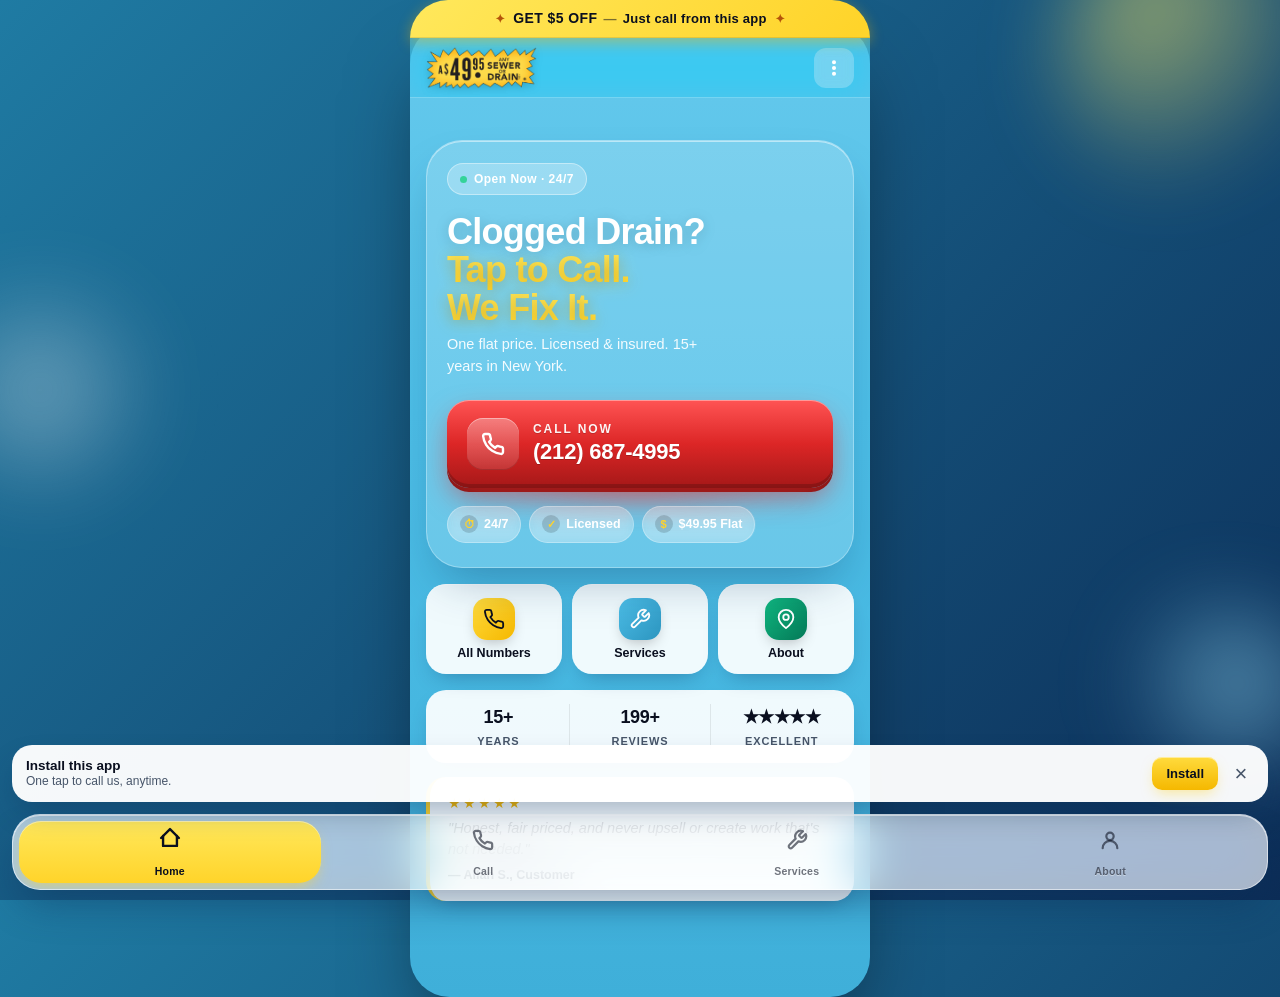
<file: index.html>
<!DOCTYPE html>
<html lang="en">
<head>
    <meta charset="UTF-8" />
    <meta name="viewport" content="width=device-width, initial-scale=1.0, viewport-fit=cover, maximum-scale=5.0, user-scalable=no" />
    <meta name="theme-color" content="#FFD42A" />
    <meta name="apple-mobile-web-app-capable" content="yes" />
    <meta name="apple-mobile-web-app-status-bar-style" content="black-translucent" />
    <meta name="apple-mobile-web-app-title" content="A $49.95" />
    <meta name="mobile-web-app-capable" content="yes" />
    <meta name="format-detection" content="telephone=yes" />

    <title>A $49.95 Any Sewer or Drain</title>
    <meta name="description" content="Tap to call. $49.95 sewer & drain cleaning. 24/7. NYC, Brooklyn, Queens, Nassau, Suffolk." />

    <link rel="manifest" href="manifest.webmanifest" />
    <link rel="icon" type="image/svg+xml" href="icons/favicon.svg" />
    <link rel="apple-touch-icon" href="icons/apple-touch-icon.png" />
    <link rel="stylesheet" href="styles.css" />
</head>
<body>

    <!-- ============================================================
         SPLASH SCREEN (shown on app launch, fades out)
         ============================================================ -->
    <div id="splash" class="splash">
        <div class="splash-burst">
            <img src="icons/a4995-logo.webp" alt="A $49.95 Any Sewer or Drain" class="splash-logo" />
        </div>
        <div class="splash-tag">24/7 SERVICE &middot; LICENSED &middot; INSURED</div>
        <div class="splash-loader"><span></span><span></span><span></span></div>
    </div>

    <!-- ============================================================
         APP SHELL
         ============================================================ -->
    <div class="app" id="app" aria-hidden="false">

        <!-- Floating decorative blobs (3D depth) -->
        <div class="blob blob-1" aria-hidden="true"></div>
        <div class="blob blob-2" aria-hidden="true"></div>
        <div class="blob blob-3" aria-hidden="true"></div>

        <!-- ----- Promo Bar (announcement) ----- -->
        <a href="tel:+12126874995" class="promo-bar" data-region="NYC-promo" aria-label="Get $5 off — Just call from this app">
            <span class="promo-bar-spark" aria-hidden="true">✦</span>
            <span class="promo-bar-text">
                <strong>GET&nbsp;$5&nbsp;OFF</strong>
                <span class="promo-bar-sep">—</span>
                <span class="promo-bar-msg">Just call from this app</span>
            </span>
            <span class="promo-bar-spark" aria-hidden="true">✦</span>
        </a>

        <!-- ----- Top App Bar ----- -->
        <header class="appbar">
            <div class="appbar-logo">
                <img src="icons/a4995-logo.webp" alt="A $49.95" class="appbar-logo-svg" />
            </div>
            <button class="appbar-action" id="open-menu" aria-label="Open menu">
                <svg viewBox="0 0 24 24" fill="none" stroke="currentColor" stroke-width="2.5" stroke-linecap="round">
                    <circle cx="12" cy="5" r="1.2" fill="currentColor"/>
                    <circle cx="12" cy="12" r="1.2" fill="currentColor"/>
                    <circle cx="12" cy="19" r="1.2" fill="currentColor"/>
                </svg>
            </button>
        </header>

        <!-- ============================================================
             SCREENS
             ============================================================ -->
        <main class="screens">

            <!-- ============== HOME SCREEN ============== -->
            <section class="screen screen--active" data-screen="home" id="screen-home">
                <div class="hero-card">
                    <div class="status-pill">
                        <span class="status-dot"></span>
                        <span>Open Now &middot; 24/7</span>
                    </div>

                    <h1 class="hero-title">
                        Clogged Drain?<br />
                        <span class="hero-title-y">Tap to Call.<br/>We Fix It.</span>
                    </h1>

                    <p class="hero-sub">One flat price. Licensed & insured. 15+ years in New York.</p>

                    <!-- 3D primary call button -->
                    <a href="tel:+12126874995" class="call-btn-3d" data-region="NYC">
                        <span class="call-btn-3d-glow" aria-hidden="true"></span>
                        <span class="call-btn-3d-inner">
                            <span class="call-btn-3d-icon">
                                <svg viewBox="0 0 24 24" fill="none" xmlns="http://www.w3.org/2000/svg">
                                    <path d="M22 16.92v3a2 2 0 0 1-2.18 2 19.79 19.79 0 0 1-8.63-3.07 19.5 19.5 0 0 1-6-6 19.79 19.79 0 0 1-3.07-8.67A2 2 0 0 1 4.11 2h3a2 2 0 0 1 2 1.72 12.84 12.84 0 0 0 .7 2.81 2 2 0 0 1-.45 2.11L8.09 9.91a16 16 0 0 0 6 6l1.27-1.27a2 2 0 0 1 2.11-.45 12.84 12.84 0 0 0 2.81.7A2 2 0 0 1 22 16.92z" stroke="currentColor" stroke-width="2.4" stroke-linecap="round" stroke-linejoin="round"/>
                                </svg>
                            </span>
                            <span class="call-btn-3d-text">
                                <span class="call-btn-3d-label">CALL NOW</span>
                                <span class="call-btn-3d-num">(212) 687-4995</span>
                            </span>
                        </span>
                    </a>

                    <div class="quick-badges">
                        <div class="qbadge"><span class="qbadge-icon">⏱</span>24/7</div>
                        <div class="qbadge"><span class="qbadge-icon">✓</span>Licensed</div>
                        <div class="qbadge"><span class="qbadge-icon">$</span>$49.95 Flat</div>
                    </div>
                </div>

                <!-- Quick action tiles -->
                <div class="tile-row">
                    <button class="tile" data-go="call">
                        <div class="tile-icon tile-icon--yellow">
                            <svg viewBox="0 0 24 24" fill="none" stroke="currentColor" stroke-width="2" stroke-linecap="round"><path d="M22 16.92v3a2 2 0 0 1-2.18 2 19.79 19.79 0 0 1-8.63-3.07 19.5 19.5 0 0 1-6-6 19.79 19.79 0 0 1-3.07-8.67A2 2 0 0 1 4.11 2h3a2 2 0 0 1 2 1.72 12.84 12.84 0 0 0 .7 2.81 2 2 0 0 1-.45 2.11L8.09 9.91a16 16 0 0 0 6 6l1.27-1.27a2 2 0 0 1 2.11-.45 12.84 12.84 0 0 0 2.81.7A2 2 0 0 1 22 16.92z"/></svg>
                        </div>
                        <span class="tile-label">All Numbers</span>
                    </button>
                    <button class="tile" data-go="services">
                        <div class="tile-icon tile-icon--blue">
                            <svg viewBox="0 0 24 24" fill="none" stroke="currentColor" stroke-width="2" stroke-linecap="round" stroke-linejoin="round"><path d="M14.7 6.3a1 1 0 0 0 0 1.4l1.6 1.6a1 1 0 0 0 1.4 0l3.77-3.77a6 6 0 0 1-7.94 7.94l-6.91 6.91a2.12 2.12 0 0 1-3-3l6.91-6.91a6 6 0 0 1 7.94-7.94l-3.76 3.76z"/></svg>
                        </div>
                        <span class="tile-label">Services</span>
                    </button>
                    <button class="tile" data-go="about">
                        <div class="tile-icon tile-icon--green">
                            <svg viewBox="0 0 24 24" fill="none" stroke="currentColor" stroke-width="2" stroke-linecap="round" stroke-linejoin="round"><circle cx="12" cy="10" r="3"/><path d="M12 2a8 8 0 0 0-8 8c0 5.4 8 12 8 12s8-6.6 8-12a8 8 0 0 0-8-8z"/></svg>
                        </div>
                        <span class="tile-label">About</span>
                    </button>
                </div>

                <!-- Trust strip -->
                <div class="trust-strip">
                    <div class="trust-stat"><div class="trust-num">15+</div><div class="trust-lbl">Years</div></div>
                    <div class="trust-div"></div>
                    <div class="trust-stat"><div class="trust-num">199+</div><div class="trust-lbl">Reviews</div></div>
                    <div class="trust-div"></div>
                    <div class="trust-stat"><div class="trust-num">★★★★★</div><div class="trust-lbl">Excellent</div></div>
                </div>

                <!-- Testimonial card -->
                <div class="testimonial">
                    <div class="testimonial-stars">★★★★★</div>
                    <p class="testimonial-text">"Honest, fair priced, and never upsell or create work that's not needed."</p>
                    <p class="testimonial-author">— Allan S., Customer</p>
                </div>
            </section>

            <!-- ============== CALL / AREAS SCREEN ============== -->
            <section class="screen" data-screen="call" id="screen-call">
                <div class="screen-head">
                    <h2 class="screen-title">Choose Your Area</h2>
                    <p class="screen-sub">Tap a card — your phone dialer opens instantly.</p>
                </div>

                <div class="area-list">
                    <a href="tel:+12126874995" class="area-card area-card--featured" data-region="NYC">
                        <div class="area-flag area-flag--yellow">NYC</div>
                        <div class="area-info">
                            <div class="area-region">New York City</div>
                            <div class="area-num">(212) 687-4995</div>
                        </div>
                        <div class="area-call-icon">
                            <svg viewBox="0 0 24 24" fill="none" stroke="currentColor" stroke-width="2.4" stroke-linecap="round"><path d="M22 16.92v3a2 2 0 0 1-2.18 2 19.79 19.79 0 0 1-8.63-3.07 19.5 19.5 0 0 1-6-6 19.79 19.79 0 0 1-3.07-8.67A2 2 0 0 1 4.11 2h3a2 2 0 0 1 2 1.72 12.84 12.84 0 0 0 .7 2.81 2 2 0 0 1-.45 2.11L8.09 9.91a16 16 0 0 0 6 6l1.27-1.27a2 2 0 0 1 2.11-.45 12.84 12.84 0 0 0 2.81.7A2 2 0 0 1 22 16.92z"/></svg>
                        </div>
                    </a>

                    <a href="tel:+17188454995" class="area-card" data-region="Boroughs">
                        <div class="area-flag">BK<br/>QN</div>
                        <div class="area-info">
                            <div class="area-region">Brooklyn / Queens</div>
                            <div class="area-num">(718) 845-4995</div>
                        </div>
                        <div class="area-call-icon">
                            <svg viewBox="0 0 24 24" fill="none" stroke="currentColor" stroke-width="2.4" stroke-linecap="round"><path d="M22 16.92v3a2 2 0 0 1-2.18 2 19.79 19.79 0 0 1-8.63-3.07 19.5 19.5 0 0 1-6-6 19.79 19.79 0 0 1-3.07-8.67A2 2 0 0 1 4.11 2h3a2 2 0 0 1 2 1.72 12.84 12.84 0 0 0 .7 2.81 2 2 0 0 1-.45 2.11L8.09 9.91a16 16 0 0 0 6 6l1.27-1.27a2 2 0 0 1 2.11-.45 12.84 12.84 0 0 0 2.81.7A2 2 0 0 1 22 16.92z"/></svg>
                        </div>
                    </a>

                    <a href="tel:+15163544995" class="area-card" data-region="Nassau">
                        <div class="area-flag">NAS</div>
                        <div class="area-info">
                            <div class="area-region">Nassau County</div>
                            <div class="area-num">(516) 354-4995</div>
                        </div>
                        <div class="area-call-icon">
                            <svg viewBox="0 0 24 24" fill="none" stroke="currentColor" stroke-width="2.4" stroke-linecap="round"><path d="M22 16.92v3a2 2 0 0 1-2.18 2 19.79 19.79 0 0 1-8.63-3.07 19.5 19.5 0 0 1-6-6 19.79 19.79 0 0 1-3.07-8.67A2 2 0 0 1 4.11 2h3a2 2 0 0 1 2 1.72 12.84 12.84 0 0 0 .7 2.81 2 2 0 0 1-.45 2.11L8.09 9.91a16 16 0 0 0 6 6l1.27-1.27a2 2 0 0 1 2.11-.45 12.84 12.84 0 0 0 2.81.7A2 2 0 0 1 22 16.92z"/></svg>
                        </div>
                    </a>

                    <a href="tel:+16316984995" class="area-card" data-region="Suffolk">
                        <div class="area-flag">SUF</div>
                        <div class="area-info">
                            <div class="area-region">Suffolk County</div>
                            <div class="area-num">(631) 698-4995</div>
                        </div>
                        <div class="area-call-icon">
                            <svg viewBox="0 0 24 24" fill="none" stroke="currentColor" stroke-width="2.4" stroke-linecap="round"><path d="M22 16.92v3a2 2 0 0 1-2.18 2 19.79 19.79 0 0 1-8.63-3.07 19.5 19.5 0 0 1-6-6 19.79 19.79 0 0 1-3.07-8.67A2 2 0 0 1 4.11 2h3a2 2 0 0 1 2 1.72 12.84 12.84 0 0 0 .7 2.81 2 2 0 0 1-.45 2.11L8.09 9.91a16 16 0 0 0 6 6l1.27-1.27a2 2 0 0 1 2.11-.45 12.84 12.84 0 0 0 2.81.7A2 2 0 0 1 22 16.92z"/></svg>
                        </div>
                    </a>

                    <a href="tel:+18887294995" class="area-card area-card--toll" data-region="TollFree">
                        <div class="area-flag area-flag--red">1-888</div>
                        <div class="area-info">
                            <div class="area-region">Toll-Free (Anywhere)</div>
                            <div class="area-num">(888) PAY-4995</div>
                        </div>
                        <div class="area-call-icon">
                            <svg viewBox="0 0 24 24" fill="none" stroke="currentColor" stroke-width="2.4" stroke-linecap="round"><path d="M22 16.92v3a2 2 0 0 1-2.18 2 19.79 19.79 0 0 1-8.63-3.07 19.5 19.5 0 0 1-6-6 19.79 19.79 0 0 1-3.07-8.67A2 2 0 0 1 4.11 2h3a2 2 0 0 1 2 1.72 12.84 12.84 0 0 0 .7 2.81 2 2 0 0 1-.45 2.11L8.09 9.91a16 16 0 0 0 6 6l1.27-1.27a2 2 0 0 1 2.11-.45 12.84 12.84 0 0 0 2.81.7A2 2 0 0 1 22 16.92z"/></svg>
                        </div>
                    </a>
                </div>
            </section>

            <!-- ============== SERVICES SCREEN ============== -->
            <section class="screen" data-screen="services" id="screen-services">
                <div class="screen-head">
                    <h2 class="screen-title">Our Services</h2>
                    <p class="screen-sub">Any sewer, any drain — one price.</p>
                </div>

                <div class="svc-grid">
                    <div class="svc-card" data-svc="sewer-clog">
                        <div class="svc-icon">🚿</div>
                        <div class="svc-name">Sewer Clog</div>
                    </div>
                    <div class="svc-card" data-svc="storm">
                        <div class="svc-icon">⛈</div>
                        <div class="svc-name">Storm Sewer</div>
                    </div>
                    <div class="svc-card" data-svc="yard">
                        <div class="svc-icon">🌳</div>
                        <div class="svc-name">Yard Drain</div>
                    </div>
                    <div class="svc-card" data-svc="backup">
                        <div class="svc-icon">⚠️</div>
                        <div class="svc-name">Sewer Backup</div>
                    </div>
                    <div class="svc-card" data-svc="leak">
                        <div class="svc-icon">💧</div>
                        <div class="svc-name">Drain Leaks</div>
                    </div>
                    <div class="svc-card" data-svc="sink">
                        <div class="svc-icon">🚰</div>
                        <div class="svc-name">Sink Clog</div>
                    </div>
                    <div class="svc-card" data-svc="shower">
                        <div class="svc-icon">🛁</div>
                        <div class="svc-name">Shower Block</div>
                    </div>
                    <div class="svc-card" data-svc="leader">
                        <div class="svc-icon">🪣</div>
                        <div class="svc-name">Leader Drain</div>
                    </div>
                    <div class="svc-card" data-svc="toilet">
                        <div class="svc-icon">🚽</div>
                        <div class="svc-name">Toilet Backup</div>
                    </div>
                </div>

                <div class="info-banner">
                    <div class="info-banner-icon">💡</div>
                    <div>
                        <strong>Pro Tip:</strong> Have your main sewer cleaned once a year to prevent tree-root damage. Ask about our maintenance contract — <em>save 50%</em>.
                    </div>
                </div>

                <a href="tel:+12126874995" class="cta-mini" data-region="NYC-from-services">
                    Get a Quote — Call Now
                </a>
            </section>

            <!-- ============== ABOUT SCREEN ============== -->
            <section class="screen" data-screen="about" id="screen-about">
                <div class="screen-head">
                    <h2 class="screen-title">About Us</h2>
                    <p class="screen-sub">15+ years serving New York.</p>
                </div>

                <div class="about-hero">
                    <div class="about-hero-burst">
                        <img src="icons/a4995-logo.webp" alt="A $49.95" class="about-hero-logo" />
                    </div>
                    <p class="about-text">
                        A $49.95 Any Sewer or Drain is the leading provider of sewer & drain cleaning in
                        Brooklyn, Queens, Nassau, and Suffolk counties. Our courteous call-center is staffed
                        by friendly professionals, and a fleet of trucks is ready to roll whenever you need us.
                        We started the low-price trend — don't be fooled by imitators.
                    </p>
                </div>

                <div class="info-list">
                    <div class="info-item">
                        <div class="info-item-icon">📍</div>
                        <div>
                            <div class="info-item-label">Address</div>
                            <div class="info-item-value">116-03 Merrick Blvd<br/>Jamaica, NY 11434</div>
                        </div>
                    </div>
                    <div class="info-item">
                        <div class="info-item-icon">⏰</div>
                        <div>
                            <div class="info-item-label">Hours</div>
                            <div class="info-item-value">24 Hours / 7 Days — No surcharges nights, weekends, holidays</div>
                        </div>
                    </div>
                    <div class="info-item">
                        <div class="info-item-icon">🗺</div>
                        <div>
                            <div class="info-item-label">Service Area</div>
                            <div class="info-item-value">NYC, Brooklyn, Queens, Nassau, Suffolk, Long Island</div>
                        </div>
                    </div>
                    <div class="info-item">
                        <div class="info-item-icon">✓</div>
                        <div>
                            <div class="info-item-label">Credentials</div>
                            <div class="info-item-value">Licensed & Insured · 15+ Years · 199+ Reviews</div>
                        </div>
                    </div>
                </div>

                <div class="about-actions">
                    <a href="https://maps.google.com/?q=116-03+Merrick+Blvd+Jamaica+NY+11434" target="_blank" rel="noopener" class="btn-secondary">
                        Open in Maps
                    </a>
                    <a href="https://a4995.com" target="_blank" rel="noopener" class="btn-secondary">
                        Visit Website
                    </a>
                </div>

                <div class="faq-wrap">
                    <h3 class="faq-h">FAQs</h3>
                    <details class="faq">
                        <summary>How do I know if my sewer is clogged?</summary>
                        <p>Slow drainage, gurgling sounds, foul odors, or water backing up in toilets/sinks.</p>
                    </details>
                    <details class="faq">
                        <summary>Is the $49.95 price for any drain?</summary>
                        <p>Yes — that's our flat advertised cleaning price. The original low-price promise.</p>
                    </details>
                    <details class="faq">
                        <summary>Do you offer emergency service?</summary>
                        <p>Absolutely — 24/7, no surcharges for nights, weekends, or holidays.</p>
                    </details>
                </div>

                <p class="footer-copy">© <span id="year"></span> A $49.95 Any Sewer or Drain, Inc.</p>
            </section>

        </main>

        <!-- ============================================================
             BOTTOM NAVIGATION (glass)
             ============================================================ -->
        <nav class="bottom-nav" role="tablist" aria-label="App navigation">
            <button class="navbtn navbtn--active" data-go="home" role="tab" aria-selected="true">
                <span class="navbtn-icon">
                    <svg viewBox="0 0 24 24" fill="none" stroke="currentColor" stroke-width="2.2" stroke-linecap="round" stroke-linejoin="round"><path d="M3 12 12 3l9 9"/><path d="M5 10v10h14V10"/></svg>
                </span>
                <span class="navbtn-label">Home</span>
            </button>
            <button class="navbtn" data-go="call" role="tab" aria-selected="false">
                <span class="navbtn-icon">
                    <svg viewBox="0 0 24 24" fill="none" stroke="currentColor" stroke-width="2.2" stroke-linecap="round" stroke-linejoin="round"><path d="M22 16.92v3a2 2 0 0 1-2.18 2 19.79 19.79 0 0 1-8.63-3.07 19.5 19.5 0 0 1-6-6 19.79 19.79 0 0 1-3.07-8.67A2 2 0 0 1 4.11 2h3a2 2 0 0 1 2 1.72 12.84 12.84 0 0 0 .7 2.81 2 2 0 0 1-.45 2.11L8.09 9.91a16 16 0 0 0 6 6l1.27-1.27a2 2 0 0 1 2.11-.45 12.84 12.84 0 0 0 2.81.7A2 2 0 0 1 22 16.92z"/></svg>
                </span>
                <span class="navbtn-label">Call</span>
            </button>
            <button class="navbtn" data-go="services" role="tab" aria-selected="false">
                <span class="navbtn-icon">
                    <svg viewBox="0 0 24 24" fill="none" stroke="currentColor" stroke-width="2.2" stroke-linecap="round" stroke-linejoin="round"><path d="M14.7 6.3a1 1 0 0 0 0 1.4l1.6 1.6a1 1 0 0 0 1.4 0l3.77-3.77a6 6 0 0 1-7.94 7.94l-6.91 6.91a2.12 2.12 0 0 1-3-3l6.91-6.91a6 6 0 0 1 7.94-7.94l-3.76 3.76z"/></svg>
                </span>
                <span class="navbtn-label">Services</span>
            </button>
            <button class="navbtn" data-go="about" role="tab" aria-selected="false">
                <span class="navbtn-icon">
                    <svg viewBox="0 0 24 24" fill="none" stroke="currentColor" stroke-width="2.2" stroke-linecap="round" stroke-linejoin="round"><circle cx="12" cy="8" r="4"/><path d="M4 21a8 8 0 0 1 16 0"/></svg>
                </span>
                <span class="navbtn-label">About</span>
            </button>
        </nav>

        <!-- Install banner (Android/desktop Chromium) -->
        <div id="install-banner" class="install-banner" hidden>
            <div class="install-banner-text">
                <strong>Install this app</strong>
                <span>One tap to call us, anytime.</span>
            </div>
            <button id="install-btn" type="button" class="install-btn">Install</button>
            <button id="install-dismiss" type="button" class="install-dismiss" aria-label="Dismiss">×</button>
        </div>

        <!-- iOS install hint -->
        <div id="ios-install-hint" class="ios-hint" hidden>
            <div class="ios-hint-inner">
                <strong>Install on iPhone:</strong>
                Tap <span class="ios-share">⬆︎</span> Share, then <strong>"Add to Home Screen"</strong>.
                <button id="ios-hint-close" type="button" class="ios-hint-close" aria-label="Dismiss">×</button>
            </div>
        </div>

    </div>

    <script src="app.js" defer></script>
</body>
</html>
</file>
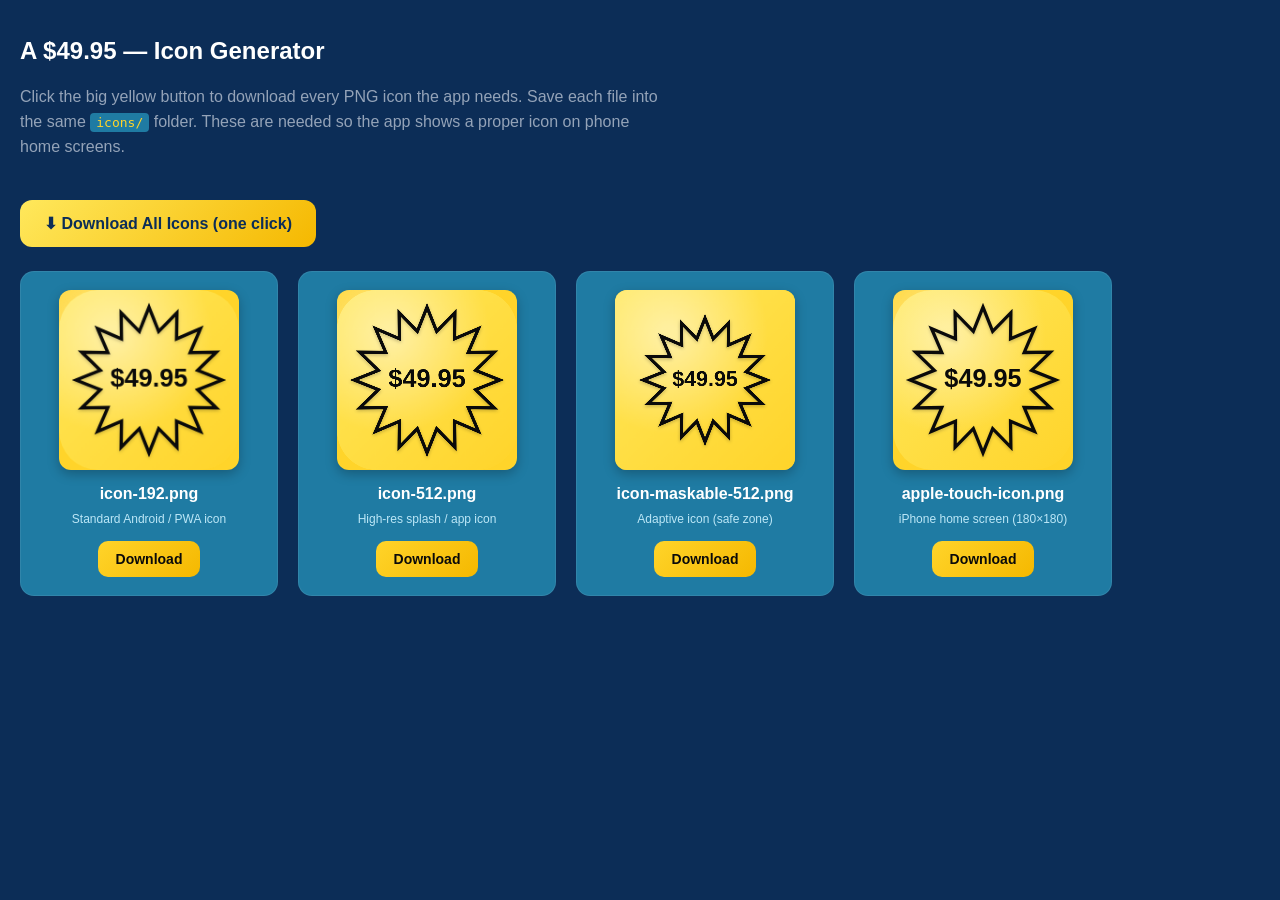
<file: icons/generate-icons.html>
<!DOCTYPE html>
<html lang="en">
<head>
    <meta charset="UTF-8" />
    <title>A $49.95 — Icon Generator</title>
    <style>
        body {
            font-family: -apple-system, BlinkMacSystemFont, "Segoe UI", Roboto, sans-serif;
            background: #0c2d57;
            color: #e2e8f0;
            margin: 0;
            padding: 32px 20px;
            line-height: 1.55;
        }
        h1 { color: #fff; margin: 0 0 8px; font-size: 24px; }
        p  { max-width: 640px; color: #94a3b8; }
        .row { display: flex; flex-wrap: wrap; gap: 20px; margin-top: 24px; }
        .card {
            background: #1F7BA3;
            border: 1px solid rgba(255,255,255,0.08);
            border-radius: 14px;
            padding: 18px;
            text-align: center;
            min-width: 220px;
        }
        .card canvas {
            background: #FFD42A;
            border-radius: 12px;
            display: block;
            margin: 0 auto 12px;
            width: 180px;
            height: 180px;
            max-width: 100%;
            box-shadow: 0 4px 12px rgba(0,0,0,0.25);
        }
        .card h3 { color: #fff; margin: 0 0 4px; font-size: 16px; }
        .card .meta { color: #BCE7F7; font-size: 12px; margin-bottom: 12px; }
        .btn {
            display: inline-block;
            padding: 10px 18px;
            background: linear-gradient(135deg, #FFD42A, #F5B800);
            color: #0a0a0a;
            border-radius: 10px;
            font-weight: 800;
            font-size: 14px;
            border: 0;
            cursor: pointer;
        }
        .all {
            margin-top: 24px;
            background: linear-gradient(135deg, #FFE85C, #F5B800);
            color: #0c2d57;
            padding: 14px 24px;
            font-size: 16px;
            font-weight: 900;
            border-radius: 12px;
            border: 0;
            cursor: pointer;
        }
        code {
            background: #1F7BA3;
            padding: 2px 6px;
            border-radius: 4px;
            color: #FFD42A;
            font-size: 13px;
        }
    </style>
</head>
<body>
    <h1>A $49.95 — Icon Generator</h1>
    <p>
        Click the big yellow button to download every PNG icon the app needs.
        Save each file into the same <code>icons/</code> folder.
        These are needed so the app shows a proper icon on phone home screens.
    </p>

    <button class="all" id="download-all">⬇  Download All Icons (one click)</button>

    <div class="row">
        <div class="card">
            <canvas id="c-192" width="192" height="192"></canvas>
            <h3>icon-192.png</h3>
            <div class="meta">Standard Android / PWA icon</div>
            <button class="btn" data-size="192" data-name="icon-192.png" data-mode="any">Download</button>
        </div>
        <div class="card">
            <canvas id="c-512" width="512" height="512"></canvas>
            <h3>icon-512.png</h3>
            <div class="meta">High-res splash / app icon</div>
            <button class="btn" data-size="512" data-name="icon-512.png" data-mode="any">Download</button>
        </div>
        <div class="card">
            <canvas id="c-mask" width="512" height="512"></canvas>
            <h3>icon-maskable-512.png</h3>
            <div class="meta">Adaptive icon (safe zone)</div>
            <button class="btn" data-size="512" data-name="icon-maskable-512.png" data-mode="maskable">Download</button>
        </div>
        <div class="card">
            <canvas id="c-apple" width="180" height="180"></canvas>
            <h3>apple-touch-icon.png</h3>
            <div class="meta">iPhone home screen (180×180)</div>
            <button class="btn" data-size="180" data-name="apple-touch-icon.png" data-mode="any">Download</button>
        </div>
    </div>

<script>
    /* =========================================================
       Icon design: yellow rounded-square, edge to edge, with a
       black starburst outline and bold "$49.95" text in the
       middle. Phones round the corners themselves on installed
       PWAs, so we keep the yellow going right to the edge.
       ========================================================= */

    // 18-point starburst polygon (radius alternates outer/inner).
    function buildBurst(cx, cy, outerR, innerR, points, rotation) {
        var pts = [];
        var step = Math.PI / points;     // half angle
        var start = (rotation || 0) - Math.PI / 2;
        for (var i = 0; i < points * 2; i++) {
            var r = (i % 2 === 0) ? outerR : innerR;
            var a = start + i * step;
            pts.push(cx + r * Math.cos(a), cy + r * Math.sin(a));
        }
        return pts;
    }

    function roundRect(ctx, x, y, w, h, r) {
        ctx.beginPath();
        ctx.moveTo(x + r, y);
        ctx.arcTo(x + w, y,     x + w, y + h, r);
        ctx.arcTo(x + w, y + h, x,     y + h, r);
        ctx.arcTo(x,     y + h, x,     y,     r);
        ctx.arcTo(x,     y,     x + w, y,     r);
        ctx.closePath();
    }

    function drawIcon(canvas, size, mode) {
        var ctx = canvas.getContext('2d');
        ctx.clearRect(0, 0, size, size);

        // 1) Yellow background — edge to edge for maskable (OS crops),
        //    slightly rounded for normal icons (OS may add its own round).
        var bg = ctx.createLinearGradient(0, 0, size, size);
        bg.addColorStop(0, '#FFE85C');
        bg.addColorStop(1, '#FFD42A');

        if (mode === 'maskable') {
            ctx.fillStyle = bg;
            ctx.fillRect(0, 0, size, size);
        } else {
            roundRect(ctx, 0, 0, size, size, size * 0.22);
            ctx.fillStyle = bg;
            ctx.fill();
        }

        // 2) Soft inner glow at the top-left for depth.
        ctx.save();
        var glow = ctx.createRadialGradient(size*0.30, size*0.25, size*0.05,
                                            size*0.30, size*0.25, size*0.55);
        glow.addColorStop(0, 'rgba(255,255,255,0.45)');
        glow.addColorStop(1, 'rgba(255,255,255,0)');
        ctx.fillStyle = glow;
        ctx.fillRect(0, 0, size, size);
        ctx.restore();

        // Maskable icons need an 80% safe zone — the OS may crop edges.
        var safe = (mode === 'maskable') ? size * 0.78 : size * 0.92;
        var cx = size / 2;
        var cy = size / 2;

        // 3) Black starburst OUTLINE. We use a 16-point star with a
        //    slightly larger inner radius so the inner polygon leaves
        //    plenty of room for the "$49.95" text.
        var outerR = safe / 2 * 0.88;
        var innerR = outerR * 0.68;   // larger inner = more text room
        var pts = buildBurst(cx, cy, outerR, innerR, 16, 0);

        ctx.save();
        ctx.lineJoin = 'miter';
        ctx.miterLimit = 4;
        ctx.lineWidth  = Math.max(3, size * 0.018);
        ctx.strokeStyle = '#0a0a0a';
        ctx.shadowColor = 'rgba(0,0,0,0.22)';
        ctx.shadowBlur  = size * 0.018;
        ctx.shadowOffsetY = size * 0.008;

        ctx.beginPath();
        ctx.moveTo(pts[0], pts[1]);
        for (var i = 2; i < pts.length; i += 2) ctx.lineTo(pts[i], pts[i+1]);
        ctx.closePath();
        ctx.stroke();
        ctx.restore();

        // 4) "$49.95" — auto-scaled so it always fits inside the burst.
        //    Target width = ~78% of inner-polygon diameter (15% breathing room
        //    on each side).
        var maxTextWidth = innerR * 2 * 0.78;
        ctx.fillStyle = '#0a0a0a';
        ctx.textAlign = 'center';
        ctx.textBaseline = 'middle';

        // Measure at a reference size, then scale.
        var refSize = 100;
        ctx.font = '900 ' + refSize + 'px "Arial Black", "Helvetica Neue", Impact, sans-serif';
        var measured = ctx.measureText('$49.95').width;
        var scaled = refSize * (maxTextWidth / measured);
        // Clamp so it doesn't get unreadably tiny on the maskable safe area.
        scaled = Math.min(scaled, size * 0.18);
        ctx.font = '900 ' + scaled + 'px "Arial Black", "Helvetica Neue", Impact, sans-serif';
        ctx.fillText('$49.95', cx, cy);
    }

    function download(canvas, filename) {
        canvas.toBlob(function (blob) {
            var url = URL.createObjectURL(blob);
            var a = document.createElement('a');
            a.href = url; a.download = filename;
            document.body.appendChild(a); a.click();
            document.body.removeChild(a);
            setTimeout(function () { URL.revokeObjectURL(url); }, 1000);
        }, 'image/png');
    }

    var jobs = [
        { id: 'c-192',   size: 192, mode: 'any',      name: 'icon-192.png' },
        { id: 'c-512',   size: 512, mode: 'any',      name: 'icon-512.png' },
        { id: 'c-mask',  size: 512, mode: 'maskable', name: 'icon-maskable-512.png' },
        { id: 'c-apple', size: 180, mode: 'any',      name: 'apple-touch-icon.png' }
    ];

    // Draw previews immediately — no external image needed anymore.
    jobs.forEach(function (j) {
        drawIcon(document.getElementById(j.id), j.size, j.mode);
    });

    document.querySelectorAll('.btn').forEach(function (b) {
        b.addEventListener('click', function () {
            var size = +b.getAttribute('data-size');
            var name = b.getAttribute('data-name');
            var mode = b.getAttribute('data-mode');
            var c = document.createElement('canvas');
            c.width = size; c.height = size;
            drawIcon(c, size, mode);
            download(c, name);
        });
    });

    document.getElementById('download-all').addEventListener('click', function () {
        jobs.forEach(function (j, i) {
            setTimeout(function () {
                var c = document.createElement('canvas');
                c.width = j.size; c.height = j.size;
                drawIcon(c, j.size, j.mode);
                download(c, j.name);
            }, i * 400);
        });
    });
</script>
</body>
</html>
</file>
<file: styles.css>
/* ============================================================
   A $49.95 — Native-feel mobile app
   Brand palette pulled from a4995.com:
     • Sky blue background:  #4DBFE8
     • Yellow starburst:     #FFD42A
     • Black text:           #0a0a0a
     • Emergency red CTA:    #E63946 → #B91C1C
   ============================================================ */

:root {
    --sky-100: #E8F7FF;
    --sky-200: #BCE7F7;
    --sky-300: #8FD6F0;
    --sky-400: #66C9EC;
    --sky-500: #4DBFE8;      /* PRIMARY brand */
    --sky-600: #3FAFD9;
    --sky-700: #2C95BF;
    --sky-800: #1F7BA3;
    --sky-900: #0C2D57;

    --yellow-300: #FFE85C;
    --yellow-400: #FFDB3D;
    --yellow-500: #FFD42A;   /* PRIMARY yellow */
    --yellow-600: #F5B800;
    --yellow-700: #D99B00;

    --red-500: #EF4444;
    --red-600: #DC2626;
    --red-700: #B91C1C;

    --ink:      #0A0F1F;
    --ink-700:  #1F2937;
    --ink-500:  #475569;
    --ink-300:  #94A3B8;
    --white:    #FFFFFF;

    --radius-sm: 14px;
    --radius:    20px;
    --radius-lg: 28px;
    --radius-xl: 36px;

    --safe-bottom: env(safe-area-inset-bottom, 0px);
    --safe-top:    env(safe-area-inset-top, 0px);

    --nav-h: 76px;
    --bar-h: 60px;
    --promo-h: 38px;

    --ease-spring: cubic-bezier(0.34, 1.56, 0.64, 1);
    --ease-out:    cubic-bezier(0.22, 1, 0.36, 1);
}

/* ============================================================
   RESET
   ============================================================ */
*, *::before, *::after { box-sizing: border-box; }
html, body { margin: 0; padding: 0; height: 100%; -webkit-text-size-adjust: 100%; }

body {
    font-family: -apple-system, BlinkMacSystemFont, "SF Pro Display", "Segoe UI",
                 Roboto, "Helvetica Neue", Arial, sans-serif;
    font-size: 16px;
    line-height: 1.5;
    color: var(--ink);
    background: var(--sky-500);
    -webkit-font-smoothing: antialiased;
    -moz-osx-font-smoothing: grayscale;
    overflow-x: hidden;
    overscroll-behavior: none;
    user-select: none;
    -webkit-user-select: none;
    -webkit-tap-highlight-color: transparent;
}

a { color: inherit; text-decoration: none; }
button { font-family: inherit; cursor: pointer; border: 0; background: none; color: inherit; }
img, svg, object { display: block; max-width: 100%; pointer-events: none; }
h1, h2, h3 { margin: 0; line-height: 1.15; letter-spacing: -0.02em; }

/* ============================================================
   APP CONTAINER + BACKGROUND
   ============================================================ */
.app {
    position: relative;
    min-height: 100vh;
    min-height: 100dvh;
    background: linear-gradient(180deg, var(--sky-400) 0%, var(--sky-500) 40%, var(--sky-600) 100%);
    padding-top: calc(var(--promo-h) + var(--bar-h) + var(--safe-top));
    padding-bottom: calc(var(--nav-h) + 12px + var(--safe-bottom));
    overflow: hidden;
}

/* Floating decorative 3D blobs (creates depth) */
.blob {
    position: fixed;
    border-radius: 50%;
    filter: blur(40px);
    pointer-events: none;
    z-index: 0;
    will-change: transform;
}
.blob-1 {
    top: -80px; right: -60px;
    width: 280px; height: 280px;
    background: radial-gradient(circle at 30% 30%, rgba(255, 235, 100, 0.55), rgba(255, 212, 42, 0.0) 70%);
    animation: blob1 14s ease-in-out infinite;
}
.blob-2 {
    top: 30%; left: -80px;
    width: 240px; height: 240px;
    background: radial-gradient(circle at 50% 50%, rgba(255, 255, 255, 0.40), rgba(255, 255, 255, 0.0) 70%);
    animation: blob2 18s ease-in-out infinite;
}
.blob-3 {
    bottom: 100px; right: -40px;
    width: 200px; height: 200px;
    background: radial-gradient(circle at 60% 40%, rgba(143, 214, 240, 0.6), rgba(143, 214, 240, 0.0) 70%);
    animation: blob3 16s ease-in-out infinite;
}
@keyframes blob1 { 0%,100% { transform: translate(0,0) scale(1); } 50% { transform: translate(-30px,40px) scale(1.1); } }
@keyframes blob2 { 0%,100% { transform: translate(0,0) scale(1); } 50% { transform: translate(40px,-30px) scale(1.15); } }
@keyframes blob3 { 0%,100% { transform: translate(0,0) scale(1); } 50% { transform: translate(-20px,-20px) scale(1.08); } }

/* ============================================================
   SPLASH SCREEN (fades out on load)
   ============================================================ */
.splash {
    position: fixed;
    inset: 0;
    z-index: 9999;
    background: linear-gradient(180deg, var(--sky-400), var(--sky-600));
    display: grid;
    place-items: center;
    align-content: center;
    gap: 24px;
    opacity: 1;
    transition: opacity 0.6s var(--ease-out);
}
.splash.fade-out { opacity: 0; pointer-events: none; }

.splash-burst {
    width: 240px;
    max-width: 70vw;
    aspect-ratio: 1;
    animation: burstIn 1s var(--ease-spring) both, burstPulse 2.4s ease-in-out 1s infinite;
    filter: drop-shadow(0 20px 40px rgba(0,0,0,0.25));
}
.splash-logo { width: 100%; height: 100%; }

.splash-tag {
    color: #fff;
    font-size: 13px;
    font-weight: 800;
    letter-spacing: 0.18em;
    opacity: 0.92;
    animation: fadeUp 0.8s 0.3s var(--ease-out) both;
}

.splash-loader { display: flex; gap: 8px; animation: fadeUp 0.8s 0.5s var(--ease-out) both; }
.splash-loader span {
    width: 8px; height: 8px; border-radius: 50%;
    background: var(--yellow-500);
    animation: bounce 1.2s ease-in-out infinite;
}
.splash-loader span:nth-child(2) { animation-delay: 0.15s; }
.splash-loader span:nth-child(3) { animation-delay: 0.30s; }

@keyframes burstIn  { 0% { transform: scale(0.4) rotate(-30deg); opacity: 0; } 100% { transform: scale(1) rotate(0); opacity: 1; } }
@keyframes burstPulse { 0%,100% { transform: rotate(0) scale(1); } 50% { transform: rotate(3deg) scale(1.03); } }
@keyframes fadeUp { 0% { transform: translateY(10px); opacity: 0; } 100% { transform: translateY(0); opacity: 1; } }
@keyframes bounce { 0%,80%,100% { transform: scale(0.4); opacity: 0.4; } 40% { transform: scale(1); opacity: 1; } }

/* ============================================================
   TOP APP BAR (glass)
   ============================================================ */
/* Yellow safety strip behind iOS status bar — guarantees the very
   top of the screen is yellow in installed-PWA / standalone mode,
   regardless of how iOS lays out env(safe-area-inset-top). */
body::before {
    content: "";
    position: fixed;
    top: 0; left: 0; right: 0;
    height: env(safe-area-inset-top, 0px);
    background: #FFD42A;
    z-index: 36;
    pointer-events: none;
}

/* Promo / announcement bar — yellow strip at the very top */
.promo-bar {
    position: fixed;
    top: 0; left: 0; right: 0;
    height: calc(var(--promo-h) + var(--safe-top));
    padding: var(--safe-top) 14px 0;
    display: flex;
    align-items: center;
    justify-content: center;
    gap: 8px;
    background:
        linear-gradient(135deg, #FFE85C 0%, #FFD42A 50%, #FFE85C 100%);
    background-size: 200% 100%;
    color: #0A0F1F;
    font-size: 13px;
    font-weight: 800;
    letter-spacing: 0.02em;
    text-decoration: none;
    box-shadow: 0 4px 14px rgba(245, 184, 0, 0.45);
    z-index: 35;
    border-bottom: 1px solid rgba(0,0,0,0.10);
    animation: promoShimmer 5s linear infinite;
    overflow: hidden;
    -webkit-tap-highlight-color: transparent;
}
.promo-bar::before {
    content: "";
    position: absolute;
    inset: 0;
    background: linear-gradient(110deg, transparent 35%, rgba(255,255,255,0.55) 50%, transparent 65%);
    transform: translateX(-100%);
    animation: promoSweep 4.5s ease-in-out infinite;
    pointer-events: none;
}
.promo-bar:active { transform: translateY(1px) scale(0.998); }

.promo-bar-text {
    display: inline-flex;
    align-items: baseline;
    gap: 6px;
    white-space: nowrap;
}
.promo-bar strong {
    font-weight: 900;
    font-size: 14px;
    letter-spacing: 0.03em;
}
.promo-bar-sep   { opacity: 0.55; font-weight: 900; }
.promo-bar-msg   { font-weight: 700; }
.promo-bar-spark {
    color: #B45309;
    font-size: 12px;
    animation: sparkle 2s ease-in-out infinite;
    flex-shrink: 0;
}
.promo-bar-spark:last-child { animation-delay: 1s; }

@keyframes promoShimmer {
    0%   { background-position:   0% 50%; }
    100% { background-position: 200% 50%; }
}
@keyframes promoSweep {
    0%       { transform: translateX(-100%); }
    50%, 100%{ transform: translateX(120%); }
}
@keyframes sparkle {
    0%, 100% { opacity: 0.4; transform: scale(0.85); }
    50%      { opacity: 1;   transform: scale(1.15); }
}

.appbar {
    position: fixed;
    top: calc(var(--promo-h) + var(--safe-top));
    left: 0; right: 0;
    height: var(--bar-h);
    padding: 6px 16px;
    display: flex;
    align-items: center;
    justify-content: space-between;
    background: rgba(77, 191, 232, 0.55);
    backdrop-filter: saturate(180%) blur(20px);
    -webkit-backdrop-filter: saturate(180%) blur(20px);
    border-bottom: 1px solid rgba(255,255,255,0.25);
    z-index: 30;
}

.appbar-logo { height: 42px; display: flex; align-items: center; }
.appbar-logo-svg {
    height: 100%;
    width: auto;
    pointer-events: none;
    filter: drop-shadow(0 2px 4px rgba(0,0,0,0.18));
}

.appbar-action {
    width: 40px; height: 40px;
    border-radius: 12px;
    background: rgba(255,255,255,0.25);
    color: #fff;
    display: grid;
    place-items: center;
    backdrop-filter: blur(6px);
    transition: transform 0.15s ease;
}
.appbar-action:active { transform: scale(0.92); }
.appbar-action svg { width: 20px; height: 20px; }

/* ============================================================
   SCREENS (slide transitions)
   ============================================================ */
.screens {
    position: relative;
    z-index: 1;
    max-width: 540px;
    margin: 0 auto;
    padding: 18px 16px 8px;
}

.screen {
    display: none;
    animation: screenIn 0.42s var(--ease-out) both;
}
.screen--active { display: block; }
@keyframes screenIn {
    0%   { opacity: 0; transform: translateY(14px) scale(0.985); }
    100% { opacity: 1; transform: translateY(0)    scale(1); }
}

.screen-head { padding: 6px 4px 18px; }
.screen-title {
    color: #fff;
    font-size: 30px;
    font-weight: 900;
    text-shadow: 0 2px 12px rgba(0,0,0,0.12);
}
.screen-sub {
    color: rgba(255,255,255,0.85);
    font-size: 15px;
    font-weight: 500;
    margin: 6px 0 0;
}

/* ============================================================
   HOME — Hero card (3D, floating)
   ============================================================ */
.hero-card {
    position: relative;
    border-radius: var(--radius-xl);
    background: rgba(255,255,255,0.18);
    border: 1px solid rgba(255,255,255,0.30);
    backdrop-filter: blur(16px);
    -webkit-backdrop-filter: blur(16px);
    padding: 22px 20px 24px;
    color: #fff;
    box-shadow:
        0 24px 48px -16px rgba(12, 45, 87, 0.35),
        inset 0 1px 0 rgba(255,255,255,0.5);
    overflow: hidden;
    isolation: isolate;
    animation: heroFloat 7s ease-in-out infinite;
}
@keyframes heroFloat { 0%,100% { transform: translateY(0); } 50% { transform: translateY(-3px); } }

.status-pill {
    display: inline-flex;
    align-items: center;
    gap: 7px;
    padding: 6px 12px;
    background: rgba(255,255,255,0.25);
    border: 1px solid rgba(255,255,255,0.40);
    border-radius: 999px;
    font-size: 12px;
    font-weight: 700;
    color: #fff;
    letter-spacing: 0.04em;
    margin-bottom: 18px;
}
.status-dot {
    width: 7px; height: 7px; border-radius: 50%;
    background: #34D399;
    box-shadow: 0 0 0 0 rgba(52, 211, 153, 0.7);
    animation: pulse 1.6s ease-out infinite;
}
@keyframes pulse {
    0%   { box-shadow: 0 0 0 0 rgba(52, 211, 153, 0.7); }
    70%  { box-shadow: 0 0 0 9px rgba(52, 211, 153, 0); }
    100% { box-shadow: 0 0 0 0 rgba(52, 211, 153, 0); }
}

.hero-title {
    font-size: clamp(28px, 8vw, 36px);
    font-weight: 900;
    color: #fff;
    text-shadow: 0 2px 14px rgba(0,0,0,0.18);
    margin-bottom: 8px;
    line-height: 1.05;
}
.hero-title-y {
    background: linear-gradient(180deg, var(--yellow-300), var(--yellow-500));
    -webkit-background-clip: text;
    background-clip: text;
    color: transparent;
    filter: drop-shadow(0 2px 8px rgba(255, 212, 42, 0.4));
}

.hero-sub {
    color: rgba(255,255,255,0.92);
    font-size: 14.5px;
    font-weight: 500;
    margin: 0 0 22px;
    max-width: 32ch;
}

/* ========= 3D RED CALL BUTTON ========= */
.call-btn-3d {
    position: relative;
    display: block;
    margin-bottom: 18px;
    border-radius: 22px;
    color: #fff;
    transform-style: preserve-3d;
    perspective: 600px;
    transition: transform 0.18s var(--ease-spring);
    will-change: transform;
}
.call-btn-3d:active { transform: translateY(2px) scale(0.985); }

.call-btn-3d-glow {
    position: absolute;
    inset: -6px;
    background: radial-gradient(60% 60% at 50% 100%, rgba(239, 68, 68, 0.65), rgba(239, 68, 68, 0) 70%);
    filter: blur(16px);
    z-index: -1;
    animation: glowPulse 2.4s ease-in-out infinite;
}
@keyframes glowPulse { 0%,100% { opacity: 0.7; transform: scale(1); } 50% { opacity: 1; transform: scale(1.05); } }

.call-btn-3d-inner {
    display: flex;
    align-items: center;
    gap: 14px;
    padding: 18px 20px;
    background:
        linear-gradient(180deg, #FF5454 0%, #DC2626 50%, #A51818 100%);
    border-radius: 22px;
    box-shadow:
        0 1px 0 0 rgba(255,255,255,0.4) inset,
        0 -4px 0 0 rgba(0,0,0,0.18) inset,
        0 12px 28px -4px rgba(220, 38, 38, 0.55),
        0 4px 0 0 #7A1414;
    position: relative;
    overflow: hidden;
}
.call-btn-3d-inner::before {
    content: "";
    position: absolute;
    inset: 0;
    background: linear-gradient(120deg, transparent 30%, rgba(255,255,255,0.18) 50%, transparent 70%);
    transform: translateX(-100%);
    animation: shimmer 3.5s ease-in-out infinite;
    pointer-events: none;
}
@keyframes shimmer { 0% { transform: translateX(-100%); } 40%,100% { transform: translateX(120%); } }

.call-btn-3d:active .call-btn-3d-inner {
    box-shadow:
        0 1px 0 0 rgba(255,255,255,0.3) inset,
        0 -2px 0 0 rgba(0,0,0,0.18) inset,
        0 4px 12px -2px rgba(220, 38, 38, 0.5),
        0 1px 0 0 #7A1414;
}

.call-btn-3d-icon {
    flex-shrink: 0;
    width: 52px; height: 52px;
    border-radius: 16px;
    background: linear-gradient(180deg, rgba(255,255,255,0.32), rgba(255,255,255,0.10));
    box-shadow:
        inset 0 1px 0 rgba(255,255,255,0.4),
        inset 0 -1px 0 rgba(0,0,0,0.15);
    display: grid;
    place-items: center;
    animation: ring 2.2s ease-in-out infinite;
}
.call-btn-3d-icon svg { width: 24px; height: 24px; }
@keyframes ring {
    0%, 100% { transform: rotate(0); }
    10%, 30% { transform: rotate(-12deg); }
    20%, 40% { transform: rotate(12deg); }
    50%      { transform: rotate(0); }
}

.call-btn-3d-text { flex: 1; min-width: 0; line-height: 1.15; }
.call-btn-3d-label {
    display: block;
    font-size: 12px;
    font-weight: 800;
    letter-spacing: 0.16em;
    opacity: 0.95;
    margin-bottom: 2px;
    text-shadow: 0 1px 0 rgba(0,0,0,0.18);
}
.call-btn-3d-num {
    display: block;
    font-size: 22px;
    font-weight: 900;
    letter-spacing: -0.01em;
    text-shadow: 0 1px 0 rgba(0,0,0,0.18);
}

/* Quick badges row */
.quick-badges {
    display: flex;
    gap: 8px;
    flex-wrap: wrap;
}
.qbadge {
    display: inline-flex;
    align-items: center;
    gap: 6px;
    padding: 8px 12px;
    background: rgba(255,255,255,0.25);
    border: 1px solid rgba(255,255,255,0.30);
    border-radius: 999px;
    font-size: 12.5px;
    font-weight: 700;
    color: #fff;
    backdrop-filter: blur(6px);
}
.qbadge-icon {
    color: var(--yellow-500);
    background: rgba(0,0,0,0.15);
    width: 18px; height: 18px;
    display: grid;
    place-items: center;
    border-radius: 50%;
    font-size: 11px;
    font-weight: 900;
}

/* ============================================================
   TILE ROW (Home quick actions)
   ============================================================ */
.tile-row {
    display: grid;
    grid-template-columns: repeat(3, 1fr);
    gap: 10px;
    margin-top: 16px;
}
.tile {
    background: rgba(255,255,255,0.92);
    border-radius: var(--radius);
    padding: 14px 8px;
    display: grid;
    place-items: center;
    gap: 6px;
    box-shadow:
        0 10px 22px -10px rgba(12, 45, 87, 0.40),
        inset 0 1px 0 rgba(255,255,255,0.6);
    transition: transform 0.18s var(--ease-spring);
    cursor: pointer;
}
.tile:active { transform: translateY(2px) scale(0.97); }
.tile-icon {
    width: 42px; height: 42px;
    border-radius: 14px;
    display: grid;
    place-items: center;
    color: #fff;
    box-shadow: 0 6px 14px -4px rgba(0,0,0,0.25);
}
.tile-icon svg { width: 22px; height: 22px; }
.tile-icon--yellow { background: linear-gradient(135deg, var(--yellow-400), var(--yellow-600)); color: #0A0F1F; }
.tile-icon--blue   { background: linear-gradient(135deg, var(--sky-500), var(--sky-700)); }
.tile-icon--green  { background: linear-gradient(135deg, #10B981, #047857); }
.tile-label {
    font-size: 12.5px;
    font-weight: 700;
    color: var(--ink);
}

/* ============================================================
   TRUST STRIP (home)
   ============================================================ */
.trust-strip {
    margin-top: 16px;
    display: flex;
    align-items: stretch;
    gap: 8px;
    background: rgba(255,255,255,0.92);
    border-radius: var(--radius);
    padding: 14px 10px;
    box-shadow: 0 10px 22px -10px rgba(12, 45, 87, 0.4);
}
.trust-stat { flex: 1; text-align: center; }
.trust-num {
    font-size: 18px;
    font-weight: 900;
    color: var(--ink);
    letter-spacing: -0.02em;
}
.trust-lbl {
    font-size: 11px;
    font-weight: 700;
    color: var(--ink-500);
    text-transform: uppercase;
    letter-spacing: 0.08em;
    margin-top: 2px;
}
.trust-div { width: 1px; background: rgba(0,0,0,0.08); align-self: stretch; }

/* ============================================================
   TESTIMONIAL CARD
   ============================================================ */
.testimonial {
    margin-top: 14px;
    background: rgba(255,255,255,0.95);
    border-radius: var(--radius);
    padding: 16px 18px;
    border-left: 4px solid var(--yellow-500);
    box-shadow: 0 10px 22px -10px rgba(12, 45, 87, 0.4);
}
.testimonial-stars {
    color: var(--yellow-600);
    font-size: 14px;
    letter-spacing: 2px;
    margin-bottom: 4px;
}
.testimonial-text {
    font-size: 14.5px;
    color: var(--ink-700);
    margin: 0 0 6px;
    font-style: italic;
    line-height: 1.45;
}
.testimonial-author {
    font-size: 12.5px;
    color: var(--ink-500);
    font-weight: 700;
    margin: 0;
}

/* ============================================================
   CALL SCREEN — Area cards
   ============================================================ */
.area-list {
    display: grid;
    gap: 12px;
}

.area-card {
    position: relative;
    display: grid;
    grid-template-columns: auto 1fr auto;
    align-items: center;
    gap: 14px;
    padding: 14px 14px;
    background: rgba(255,255,255,0.95);
    border-radius: var(--radius);
    box-shadow:
        0 10px 22px -10px rgba(12, 45, 87, 0.4),
        inset 0 1px 0 rgba(255,255,255,0.7);
    transition: transform 0.18s var(--ease-spring);
}
.area-card:active { transform: scale(0.985); }

.area-card--featured {
    background: linear-gradient(135deg, #1F7BA3 0%, #0C2D57 100%);
    color: #fff;
    box-shadow:
        0 0 0 3px var(--yellow-500),
        0 0 24px 4px rgba(255, 212, 42, 0.45),
        0 12px 28px -8px rgba(12, 45, 87, 0.55);
    animation: featuredGlow 2.6s ease-in-out infinite;
}
@keyframes featuredGlow {
    0%,100% { box-shadow: 0 0 0 3px var(--yellow-500), 0 0 18px 2px rgba(255, 212, 42, 0.40), 0 12px 28px -8px rgba(12, 45, 87, 0.55); }
    50%     { box-shadow: 0 0 0 3px var(--yellow-500), 0 0 28px 6px rgba(255, 212, 42, 0.65), 0 12px 28px -8px rgba(12, 45, 87, 0.55); }
}

.area-flag {
    width: 56px; height: 56px;
    border-radius: 16px;
    background: linear-gradient(135deg, var(--yellow-400), var(--yellow-600));
    color: #0A0F1F;
    font-size: 12px;
    font-weight: 900;
    line-height: 1.05;
    text-align: center;
    display: grid;
    place-items: center;
    box-shadow:
        inset 0 1px 0 rgba(255,255,255,0.5),
        0 6px 14px -4px rgba(255, 212, 42, 0.5);
    flex-shrink: 0;
}
.area-flag--red {
    background: linear-gradient(135deg, var(--red-500), var(--red-700));
    color: #fff;
    box-shadow:
        inset 0 1px 0 rgba(255,255,255,0.3),
        0 6px 14px -4px rgba(220, 38, 38, 0.5);
}

.area-info { min-width: 0; line-height: 1.2; }
.area-region {
    font-size: 12.5px;
    font-weight: 700;
    color: var(--ink-500);
    text-transform: uppercase;
    letter-spacing: 0.06em;
}
.area-card--featured .area-region { color: rgba(255,255,255,0.75); }

.area-num {
    font-size: 21px;
    font-weight: 900;
    color: var(--ink);
    letter-spacing: -0.01em;
    margin-top: 2px;
}
.area-card--featured .area-num { color: #fff; }

.area-call-icon {
    width: 46px; height: 46px;
    border-radius: 50%;
    background: linear-gradient(180deg, #FF5454, #B91C1C);
    color: #fff;
    display: grid;
    place-items: center;
    box-shadow:
        inset 0 1px 0 rgba(255,255,255,0.3),
        0 6px 14px -4px rgba(220, 38, 38, 0.55);
    flex-shrink: 0;
    animation: ring 2.2s ease-in-out infinite;
}
.area-call-icon svg { width: 20px; height: 20px; }

/* ============================================================
   SERVICES SCREEN
   ============================================================ */
.svc-grid {
    display: grid;
    grid-template-columns: repeat(3, 1fr);
    gap: 10px;
}

.svc-card {
    background: rgba(255,255,255,0.95);
    border-radius: var(--radius);
    padding: 14px 8px;
    display: grid;
    place-items: center;
    gap: 8px;
    box-shadow:
        0 10px 22px -10px rgba(12, 45, 87, 0.4),
        inset 0 1px 0 rgba(255,255,255,0.7);
    transition: transform 0.18s var(--ease-spring);
    text-align: center;
}
.svc-card:active { transform: translateY(2px) scale(0.97); }

.svc-icon {
    width: 52px; height: 52px;
    border-radius: 16px;
    background: linear-gradient(135deg, var(--sky-200), var(--sky-400));
    display: grid;
    place-items: center;
    font-size: 26px;
    box-shadow: inset 0 1px 0 rgba(255,255,255,0.6);
}
.svc-name {
    font-size: 12.5px;
    font-weight: 800;
    color: var(--ink);
    line-height: 1.2;
}

.info-banner {
    margin-top: 16px;
    background: linear-gradient(135deg, var(--yellow-300), var(--yellow-500));
    border-radius: var(--radius);
    padding: 14px 16px;
    display: flex;
    align-items: flex-start;
    gap: 12px;
    color: #4a3500;
    font-size: 13.5px;
    line-height: 1.45;
    box-shadow:
        inset 0 1px 0 rgba(255,255,255,0.5),
        0 10px 22px -10px rgba(255, 212, 42, 0.5);
}
.info-banner-icon { font-size: 22px; line-height: 1; flex-shrink: 0; }
.info-banner strong { color: #2d1f00; }

.cta-mini {
    display: block;
    margin-top: 12px;
    text-align: center;
    padding: 16px;
    background: linear-gradient(180deg, #FF5454, #DC2626);
    color: #fff;
    border-radius: var(--radius);
    font-weight: 900;
    font-size: 16px;
    letter-spacing: 0.02em;
    box-shadow:
        inset 0 1px 0 rgba(255,255,255,0.3),
        0 10px 22px -8px rgba(220, 38, 38, 0.55);
}

/* ============================================================
   ABOUT SCREEN
   ============================================================ */
.about-hero {
    background: rgba(255,255,255,0.95);
    border-radius: var(--radius-lg);
    padding: 22px 18px;
    text-align: center;
    box-shadow: 0 14px 30px -10px rgba(12, 45, 87, 0.4);
}
.about-hero-burst {
    width: 220px;
    max-width: 70%;
    margin: 0 auto 14px;
    animation: heroFloat 6s ease-in-out infinite;
    filter: drop-shadow(0 12px 24px rgba(255, 212, 42, 0.45));
}
.about-hero-logo { width: 100%; height: auto; display: block; }
.splash-logo { width: 100%; height: auto; display: block; }
.about-text {
    font-size: 14.5px;
    color: var(--ink-700);
    margin: 0;
    line-height: 1.55;
}

.info-list {
    margin-top: 14px;
    display: grid;
    gap: 10px;
}
.info-item {
    display: flex;
    gap: 14px;
    align-items: flex-start;
    background: rgba(255,255,255,0.92);
    border-radius: var(--radius);
    padding: 14px 16px;
    box-shadow: 0 10px 22px -12px rgba(12, 45, 87, 0.35);
}
.info-item-icon {
    width: 40px; height: 40px;
    border-radius: 12px;
    background: linear-gradient(135deg, var(--sky-200), var(--sky-400));
    display: grid;
    place-items: center;
    font-size: 18px;
    flex-shrink: 0;
}
.info-item-label {
    font-size: 11.5px;
    font-weight: 800;
    color: var(--ink-500);
    text-transform: uppercase;
    letter-spacing: 0.08em;
    margin-bottom: 3px;
}
.info-item-value {
    font-size: 14px;
    color: var(--ink);
    font-weight: 600;
    line-height: 1.4;
}

.about-actions {
    margin-top: 14px;
    display: grid;
    grid-template-columns: 1fr 1fr;
    gap: 10px;
}
.btn-secondary {
    padding: 13px 12px;
    border-radius: var(--radius-sm);
    text-align: center;
    background: rgba(255,255,255,0.95);
    color: var(--sky-800);
    font-weight: 800;
    font-size: 13.5px;
    box-shadow: 0 6px 14px -6px rgba(12, 45, 87, 0.35);
    transition: transform 0.15s;
}
.btn-secondary:active { transform: scale(0.97); }

.faq-wrap { margin-top: 18px; }
.faq-h {
    color: #fff;
    font-size: 18px;
    font-weight: 900;
    margin: 0 0 10px;
    padding-left: 4px;
}
.faq {
    background: rgba(255,255,255,0.95);
    border-radius: var(--radius);
    padding: 0;
    overflow: hidden;
    margin-bottom: 8px;
    box-shadow: 0 8px 18px -10px rgba(12, 45, 87, 0.3);
}
.faq summary {
    list-style: none;
    cursor: pointer;
    padding: 14px 16px;
    font-weight: 800;
    font-size: 14.5px;
    color: var(--ink);
    display: flex;
    justify-content: space-between;
    align-items: center;
    gap: 12px;
}
.faq summary::-webkit-details-marker { display: none; }
.faq summary::after {
    content: "+";
    font-size: 22px;
    line-height: 1;
    color: var(--sky-700);
    font-weight: 400;
    transition: transform 0.2s ease;
}
.faq[open] summary::after { transform: rotate(45deg); }
.faq p {
    margin: 0;
    padding: 0 16px 14px;
    font-size: 13.5px;
    color: var(--ink-500);
    line-height: 1.5;
}

.footer-copy {
    text-align: center;
    color: rgba(255,255,255,0.75);
    font-size: 12px;
    margin: 22px 0 4px;
}

/* ============================================================
   BOTTOM NAVIGATION (glass)
   ============================================================ */
.bottom-nav {
    position: fixed;
    left: 12px;
    right: 12px;
    bottom: calc(10px + var(--safe-bottom));
    height: var(--nav-h);
    display: grid;
    grid-template-columns: repeat(4, 1fr);
    background: rgba(255, 255, 255, 0.65);
    border: 1px solid rgba(255,255,255,0.55);
    border-radius: 28px;
    backdrop-filter: saturate(180%) blur(24px);
    -webkit-backdrop-filter: saturate(180%) blur(24px);
    box-shadow:
        0 20px 40px -10px rgba(12, 45, 87, 0.45),
        inset 0 1px 0 rgba(255,255,255,0.7);
    z-index: 40;
    overflow: hidden;
}

.navbtn {
    display: grid;
    place-items: center;
    gap: 4px;
    color: rgba(10, 15, 31, 0.58);
    padding: 8px 6px;
    position: relative;
    transition: color 0.2s ease;
}
.navbtn-icon {
    width: 26px; height: 26px;
    display: grid; place-items: center;
    transition: transform 0.25s var(--ease-spring);
}
.navbtn-icon svg { width: 22px; height: 22px; stroke-width: 2.4; }
.navbtn-label {
    font-size: 10.5px;
    font-weight: 800;
    letter-spacing: 0.02em;
    text-shadow: 0 1px 0 rgba(255,255,255,0.4);
}

.navbtn--active { color: #0A0F1F; }
.navbtn--active .navbtn-label { text-shadow: none; }
.navbtn--active::before {
    content: "";
    position: absolute;
    inset: 6px;
    background: linear-gradient(180deg, var(--yellow-300), var(--yellow-500));
    border-radius: 22px;
    z-index: -1;
    box-shadow:
        inset 0 1px 0 rgba(255,255,255,0.5),
        0 6px 14px -4px rgba(255, 212, 42, 0.6);
    animation: tabPop 0.4s var(--ease-spring) both;
}
.navbtn--active .navbtn-icon { transform: translateY(-2px) scale(1.08); }
@keyframes tabPop {
    0%   { opacity: 0; transform: scale(0.6); }
    100% { opacity: 1; transform: scale(1); }
}

/* ============================================================
   INSTALL BANNER (Chromium)
   ============================================================ */
.install-banner {
    position: fixed;
    left: 12px; right: 12px;
    bottom: calc(var(--nav-h) + 22px + var(--safe-bottom));
    background: rgba(255,255,255,0.96);
    border-radius: var(--radius);
    box-shadow: 0 14px 30px -8px rgba(12, 45, 87, 0.4);
    padding: 12px 14px;
    display: flex;
    align-items: center;
    gap: 10px;
    z-index: 50;
    animation: slideUp 0.35s var(--ease-out);
}
.install-banner-text { flex: 1; min-width: 0; line-height: 1.25; }
.install-banner-text strong { display: block; font-size: 13.5px; color: var(--ink); }
.install-banner-text span   { display: block; font-size: 12px; color: var(--ink-500); }

.install-btn {
    background: linear-gradient(180deg, var(--yellow-400), var(--yellow-600));
    color: #0A0F1F;
    padding: 9px 14px;
    border-radius: 10px;
    font-weight: 900;
    font-size: 13px;
    box-shadow: inset 0 1px 0 rgba(255,255,255,0.5), 0 6px 14px -4px rgba(255, 212, 42, 0.5);
}
.install-dismiss {
    color: var(--ink-500);
    font-size: 22px;
    width: 26px; height: 26px;
    padding: 0;
}

/* iOS hint */
.ios-hint {
    position: fixed;
    left: 12px; right: 12px;
    bottom: calc(var(--nav-h) + 22px + var(--safe-bottom));
    z-index: 50;
    animation: slideUp 0.35s var(--ease-out);
}
.ios-hint-inner {
    background: rgba(12, 45, 87, 0.95);
    color: #fff;
    border-radius: var(--radius);
    padding: 12px 36px 12px 14px;
    font-size: 13px;
    line-height: 1.4;
    position: relative;
    box-shadow: 0 14px 30px -8px rgba(0,0,0,0.4);
    backdrop-filter: blur(8px);
}
.ios-share {
    display: inline-block;
    padding: 2px 6px;
    background: rgba(255,255,255,0.18);
    border-radius: 6px;
    font-weight: 700;
}
.ios-hint-close {
    position: absolute;
    top: 6px; right: 6px;
    width: 26px; height: 26px;
    color: rgba(255,255,255,0.7);
    font-size: 20px;
    padding: 0;
}

@keyframes slideUp {
    from { transform: translateY(20px); opacity: 0; }
    to   { transform: translateY(0);    opacity: 1; }
}

/* ============================================================
   DESKTOP UPGRADE (≥ 720px) — center as a phone-like canvas
   ============================================================ */
@media (min-width: 720px) {
    body { background: linear-gradient(135deg, #1F7BA3, #0C2D57); }
    .app {
        max-width: 460px;
        margin: 24px auto;
        min-height: calc(100vh - 48px);
        border-radius: 40px;
        box-shadow: 0 40px 80px -20px rgba(0,0,0,0.5);
    }
    .promo-bar {
        border-radius: 40px 40px 0 0;
        left: 50%;
        transform: translateX(-50%);
        max-width: 460px;
    }
    .appbar {
        left: 50%;
        transform: translateX(-50%);
        max-width: 460px;
    }
}

/* ============================================================
   REDUCED MOTION
   ============================================================ */
@media (prefers-reduced-motion: reduce) {
    *, *::before, *::after {
        animation-duration: 0.001ms !important;
        animation-iteration-count: 1 !important;
        transition-duration: 0.001ms !important;
    }
}
</file>
